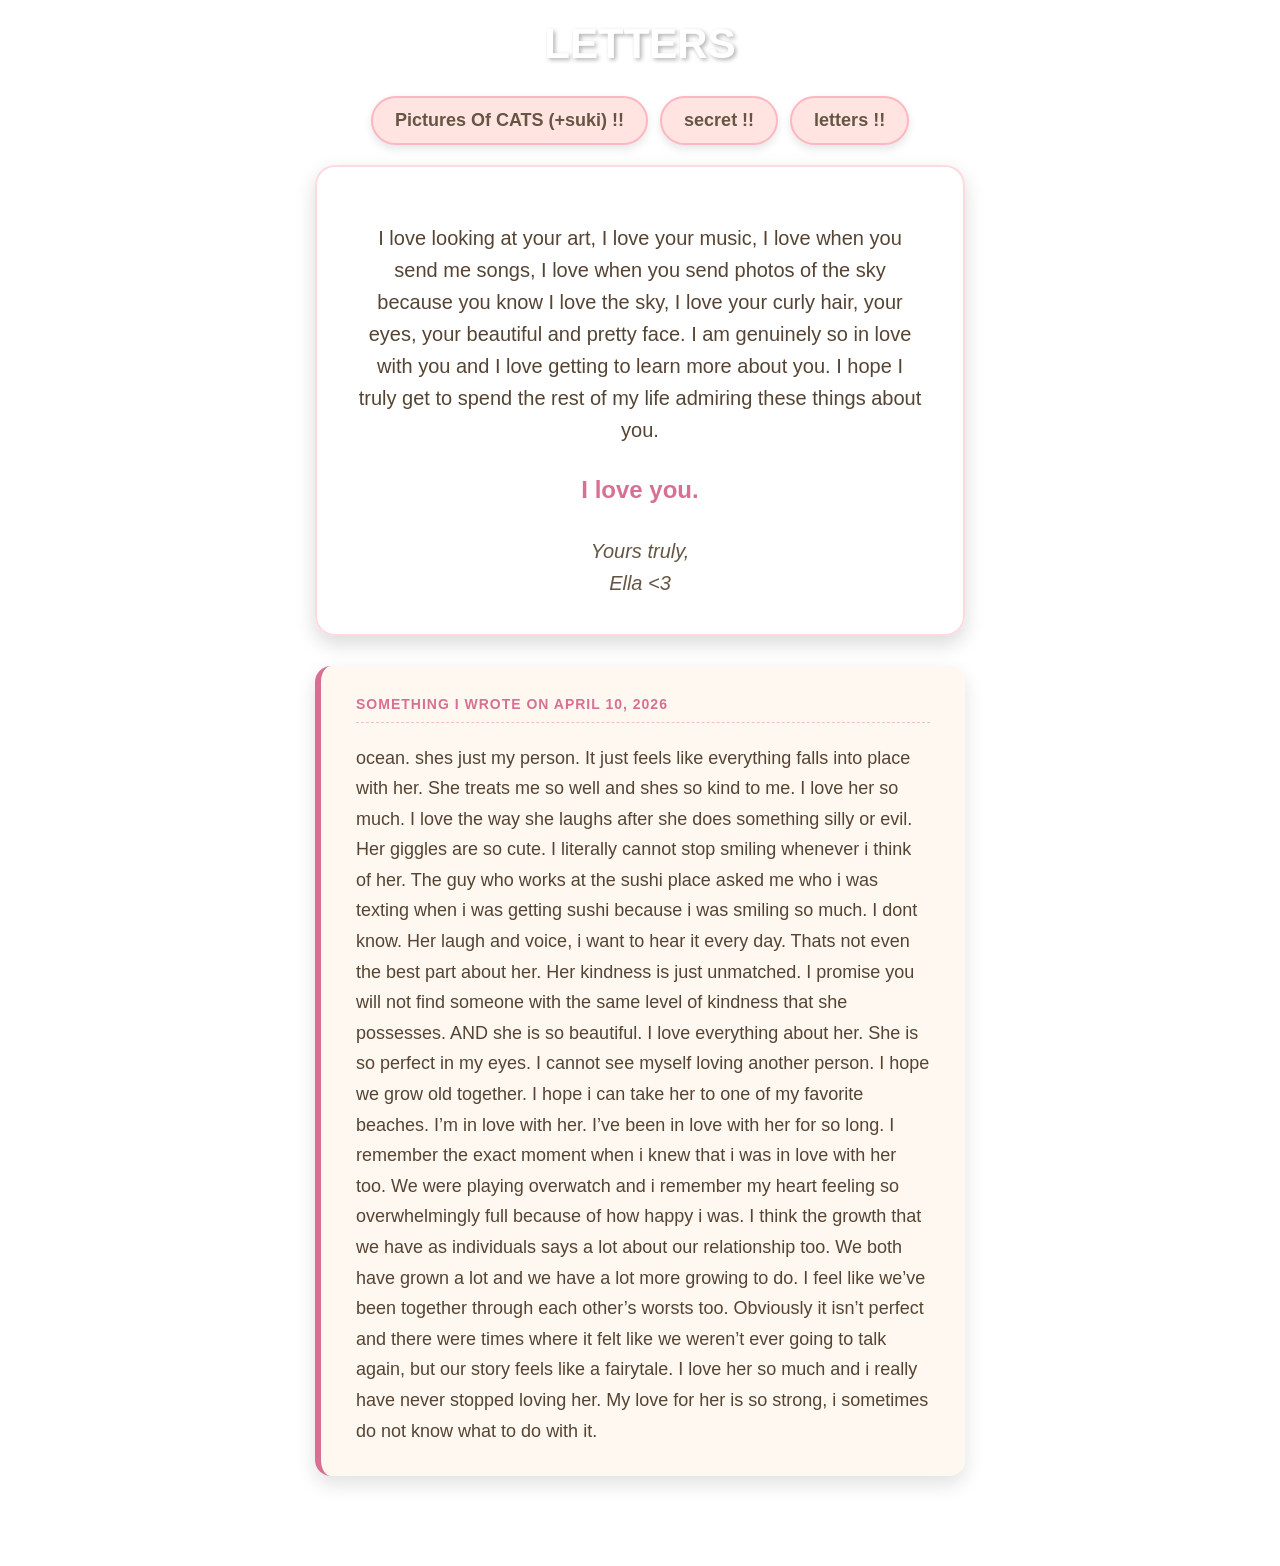
<file: sad.html>
<!DOCTYPE html>
<html lang="en">
	<head>
		<meta charset="utf-8">
		<meta name="viewport" content="width=device-width, initial-scale=1.0">
		<title>some things i wrote...</title>
		<link rel="stylesheet" href="./css/style.css">
		<link rel="stylesheet" media="screen" href="https://fontlibrary.org//face/trueno" type="text/css">
	</head>
	<body>
		<div id="header">
			<h1>LETTERS</h1>
			<div id="nav">
				<ul>
					<li><a href="https://ella11-a.github.io/ocean/cats.html">Pictures Of CATS (+suki) !!</a></li>
					<li><a href="https://ella11-a.github.io/ocean/secret.html">secret !!</a></li>
					<li><a href="https://ella11-a.github.io/ocean/sad.html">letters !!</a></li>
				</ul>
			</div>
		</div>

		<main id="letter-section">
			<div class="love-letter">
				<p>I love looking at your art, I love your music, I love when you send me songs, I love when you send photos of the sky because you know I love the sky, I love your curly hair, your eyes, your beautiful and pretty face. I am genuinely so in love with you and I love getting to learn more about you. I hope I truly get to spend the rest of my life admiring these things about you.</p>
				<p class="love-declaration">I love you.</p>
				<p class="signature">Yours truly,<br>Ella &lt;3</p>
			</div>
		</main>


		<section id="journal-section">
			<div class="journal-card">
				<div class="journal-header">
					<span class="journal-tag">something i wrote on april 10, 2026</span>
				</div>
				<div class="journal-body">
					<p>ocean. shes just my person. It just feels like everything falls into place with her. She treats me so well and shes so kind to me. I love her so much. I love the way she laughs after she does something silly or evil. Her giggles are so cute. I literally cannot stop smiling whenever i think of her. The guy who works at the sushi place asked me who i was texting when i was getting sushi because i was smiling so much. I dont know. Her laugh and voice, i want to hear it every day. Thats not even the best part about her. Her kindness is just unmatched. I promise you will not find someone with the same level of kindness that she possesses. AND she is so beautiful. I love everything about her. She is so perfect in my eyes. I cannot see myself loving another person. I hope we grow old together. I hope i can take her to one of my favorite beaches. I’m in love with her. I’ve been in love with her for so long. I remember the exact moment when i knew that i was in love with her too. We were playing overwatch and i remember my heart feeling so overwhelmingly full because of how happy i was.
I think the growth that we have as individuals says a lot about our relationship too. We both have grown a lot and we have a lot more growing to do. I feel like we’ve been together through each other’s worsts too. Obviously it isn’t perfect and there were times where it felt like we weren’t ever going to talk again, but our story feels like a fairytale. I love her so much and i really have never stopped loving her. My love for her is so strong, i sometimes do not know what to do with it. 
</p>
				</div>
			</div>
		</section>
	</body>
</html>
</file>
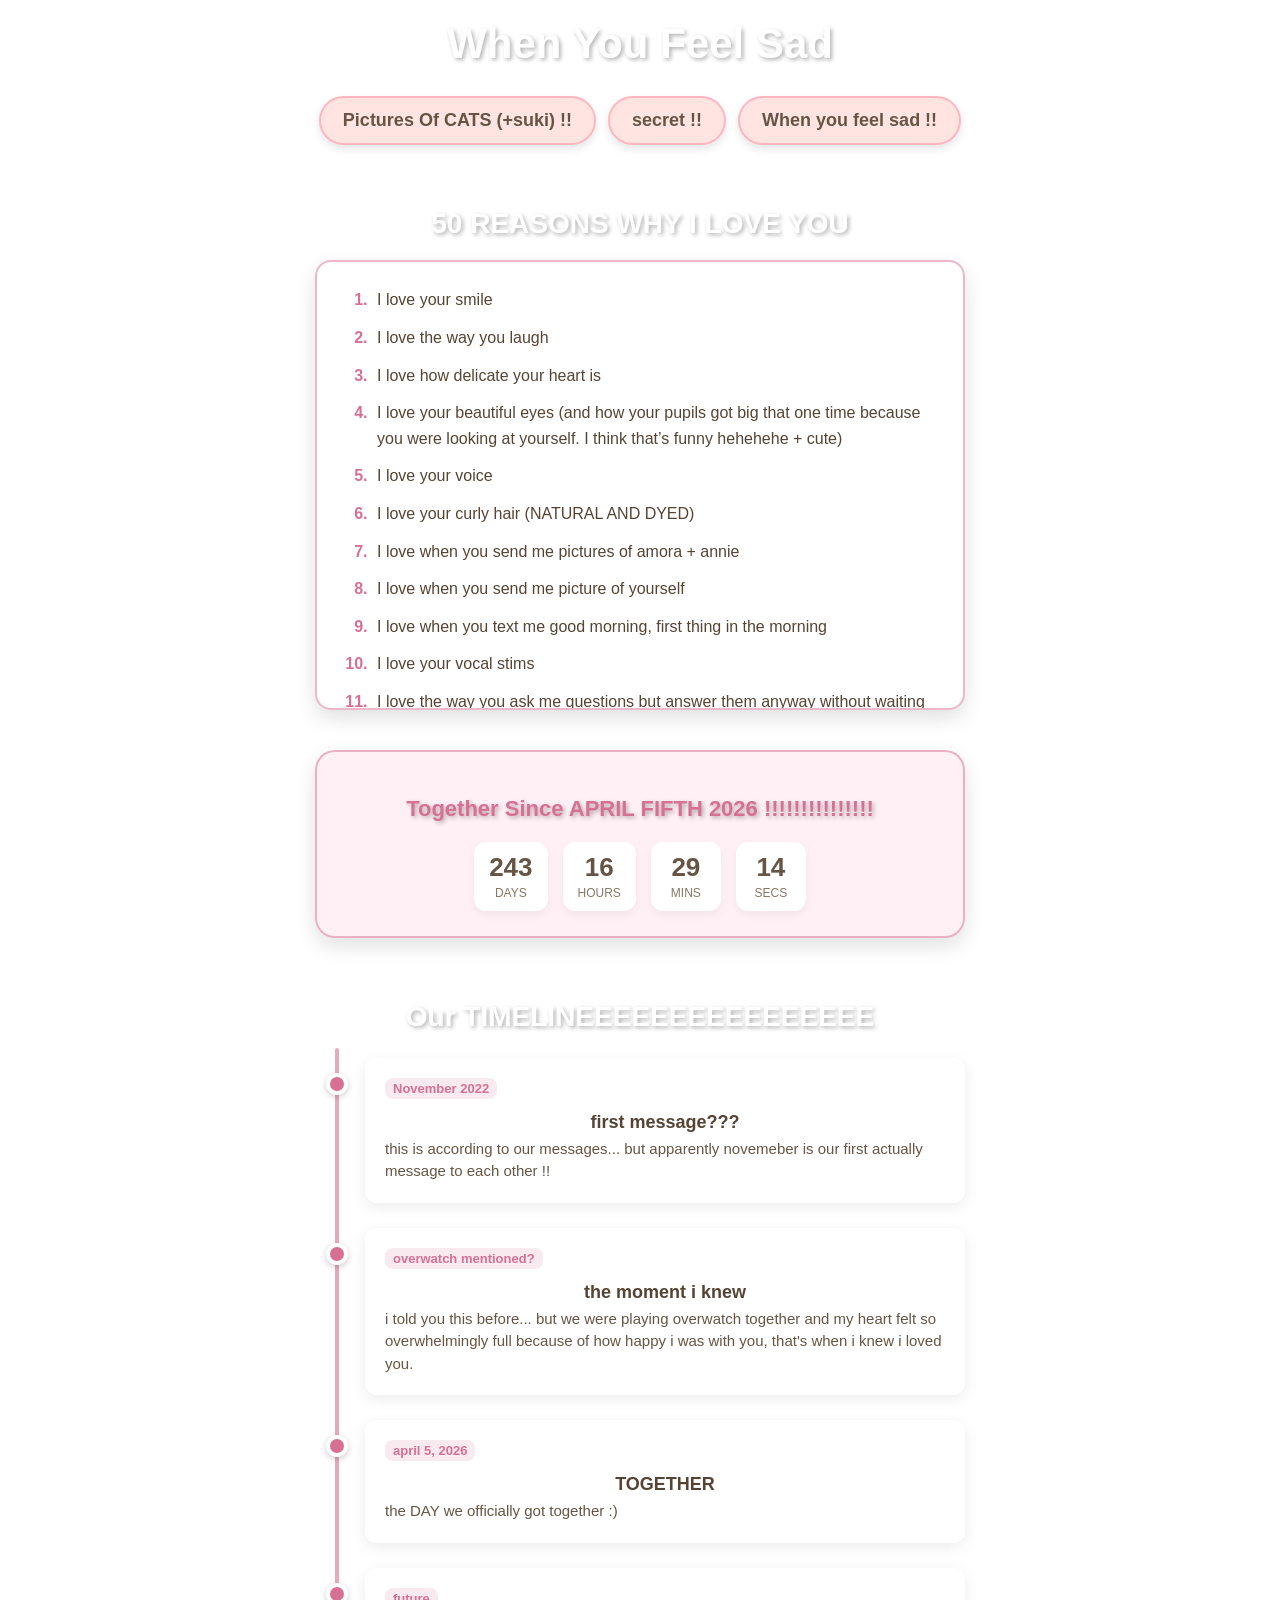
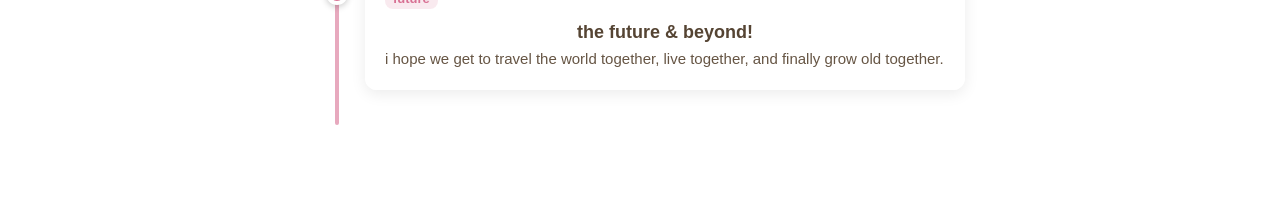
<file: secret.html>
<!DOCTYPE html>
<html lang="en">
	<head>
		<meta charset="utf-8">
		<meta name="viewport" content="width=device-width, initial-scale=1.0">
		<title>Secret Page !!</title>
		<link rel="stylesheet" href="./css/style.css">
		<link rel="stylesheet" media="screen" href="https://fontlibrary.org//face/trueno" type="text/css">
	</head>
	<body>
		<div id="header">
			<h1>When You Feel Sad</h1>
			<div id="nav">
				<ul>
					<li><a href="https://ella11-a.github.io/ocean/cats.html">Pictures Of CATS (+suki) !!</a></li>
					<li><a href="https://ella11-a.github.io/ocean/secret.html">secret !!</a></li>
					<li><a href="https://ella11-a.github.io/ocean/sad.html">When you feel sad !!</a></li>
				</ul>
			</div>
		</div>
		

<section id="reasons-section">
  <h2>50 REASONS WHY I LOVE YOU</h2>
  <div class="reasons-container">
    <ol class="reasons-list">
      <li>I love your smile</li>
      <li>I love the way you laugh</li>
      <li>I love how delicate your heart is</li>
      <li>I love your beautiful eyes (and how your pupils got big that one time because you were looking at yourself. I think that’s funny hehehehe + cute)</li>
      <li>I love your voice</li>
      <li>I love your curly hair (NATURAL AND DYED)</li>
      <li>I love when you send me pictures of amora + annie</li>
      <li>I love when you send me picture of yourself</li>
      <li>I love when you text me good morning, first thing in the morning</li>
      <li>I love your vocal stims</li>
      <li>I love the way you ask me questions but answer them anyway without waiting for me to answer</li>
      <li>I love the way you talk to annie and amora with such love and especially how you tell them you love them</li>
      <li>I love the way you love yugi like your own</li>
      <li>I love how diverse your music taste</li>
      <li>I love how shy you get in person</li>
      <li>I love the way your hair smells and how you smell so good always</li>
      <li>I love how caring and kind you are</li>
      <li>I love how blunt you are</li>
      <li>I love that you’re honest</li>
      <li>I love that how you LOVE pickles……. (even though I hate them)</li>
      <li>I love how youre crazy good at parking AND that you can drive stick shift</li>
      <li>I love the way you think through things</li>
      <li>I love how you make me feel more like myself every day</li>
      <li>I love when you told me how you loved that I was cringy</li>
      <li>I love your obsession with horror movies</li>
      <li>I love when you ask me to watch shows/videos with you</li>
      <li>I love the weird + funny tiktok’s you send me</li>
      <li>I LOVE LOVE when you sing when we play games</li>
      <li>I love you when you think you’re overstimulating me but you’re actually making me really happy</li>
      <li>I loved when you cuddled yugi + told me to get him a water fountain (again shows how much you care)</li>
      <li>I love that you feed the crows and love them</li>
      <li>I love that you type “papa” in games to weird people out</li>
      <li>I love that yes turns into “yuarp” and no turns into “nuarp”</li>
      <li>I love that you love ranch on your pizza + converted me</li>
      <li>I love how focused you get when you’re looking at cat treats</li>
      <li>I love how you ask me to do something for you, like when you asked me to ask the taco bell worker for the bathroom code, or when you ask me to craft you a pickaxe</li>
      <li>I love how your stims and ways of texting rub off on me</li>
      <li>I love how funny you are</li>
      <li>I love how you laugh at the dumb shit I say and especially how you laughed so hard at that clip of me saying “rubbing these balls all over your face!!”</li>
      <li>I LOVE YOUR ART</li>
      <li>I love how you feel things so deeply</li>
      <li>I love your hugs</li>
      <li>I love how you hold me while I’m crying</li>
      <li>I love the way you have to sleep on one side</li>
      <li>I love when you hold my hand</li>
      <li>I love the way you say my name</li>
      <li>I love when we go out to do ordinary things like go to Costco or teso life</li>
      <li>I love your addiction to kuromi</li>
      <li>I love the way you feel like home</li>
      <li>I love you and i don’t need a reason why.</li>
    </ol>
  </div>
</section>

		<section id="timer-section">
			<div class="timer-card">
				<h2>Together Since APRIL FIFTH 2026 !!!!!!!!!!!!!!!</h2>
				<div id="countdown">
					<div class="time-box"><span id="days">0</span><label>Days</label></div>
					<div class="time-box"><span id="hours">0</span><label>Hours</label></div>
					<div class="time-box"><span id="minutes">0</span><label>Mins</label></div>
					<div class="time-box"><span id="seconds">0</span><label>Secs</label></div>
				</div>
			</div>
		</section>

		<section id="timeline-section">
			<h2>Our TIMELINEEEEEEEEEEEEEEEE</h2>
			<div class="timeline">
				<div class="timeline-item">
					<div class="timeline-dot"></div>
					<div class="timeline-content">
						<span class="timeline-date">November 2022</span>
						<h3>first message???</h3>
						<p>this is according to our messages... but apparently novemeber is our first actually message to each other !!</p>
					</div>
				</div>

				<div class="timeline-item">
					<div class="timeline-dot"></div>
					<div class="timeline-content">
						<span class="timeline-date">overwatch mentioned?</span>
						<h3>the moment i knew</h3>
						<p>i told you this before... but we were playing overwatch together and my heart felt so overwhelmingly full because of how happy i was with you, that's when i knew i loved you.</p>
					</div>
				</div>


				<div class="timeline-item">
					<div class="timeline-dot"></div>
					<div class="timeline-content">
						<span class="timeline-date">april 5, 2026</span>
						<h3>TOGETHER</h3>
						<p>the DAY we officially got together :)</p>
					</div>
				</div>

				<div class="timeline-item">
					<div class="timeline-dot"></div>
					<div class="timeline-content">
						<span class="timeline-date">future</span>
						<h3>the future &amp; beyond!</h3>
						<p>i hope we get to travel the world together, live together, and finally grow old together.</p>
					</div>
				</div>
			</div>
		</section>

		

		<script>
			const anniversaryDate = new Date("April 5, 2026 00:00:00").getTime();

			function updateTimer() {
				const now = new Date().getTime();
				const difference = now - anniversaryDate;

				const days = Math.floor(difference / (1000 * 60 * 60 * 24));
				const hours = Math.floor((difference % (1000 * 60 * 60 * 24)) / (1000 * 60 * 60));
				const minutes = Math.floor((difference % (1000 * 60 * 60)) / (1000 * 60));
				const seconds = Math.floor((difference % (1000 * 60)) / 1000);

				document.getElementById("days").innerText = days;
				document.getElementById("hours").innerText = hours;
				document.getElementById("minutes").innerText = minutes;
				document.getElementById("seconds").innerText = seconds;
			}

			setInterval(updateTimer, 1000);
			updateTimer();
		</script>
	</body>
</html>
</file>
<file: css/style.css>
* {
  font-family: 'Arial', Verdana, sans-serif;
  color: #665544;
  text-align: center;
  box-sizing: border-box;
}

html, body {
  width: 100% !important;
  max-width: 100% !important;
  overflow-x: hidden;
  margin: 0 auto !important;
  padding: 0;
}

body {
  width: 90%;
  max-width: 900px;
  margin: 0 auto;
  background-image: url("https://i.pinimg.com/736x/be/4c/7b/be4c7bb40dba7e51fb063565f7f4a398.jpg");
  background-repeat: no-repeat;
  background-size: cover;
  background-attachment: fixed;
  padding-bottom: 40px;
}

h1 {
  font-family: 'TruenoRegular', Arial, sans-serif;
  font-weight: bold;
  font-size: 42px;
  color: #fff;
  text-shadow: 2px 2px 4px rgba(0, 0, 0, 0.3);
  margin-top: 20px;
}

p {
  font-size: 18px;
}

#nav {
  background-color: transparent;
  margin: 20px 0;
}

#nav ul {
  list-style-type: none;
  padding: 0;
  margin: 0;
  display: flex;
  justify-content: center;
  flex-wrap: wrap;
  gap: 12px;
}

#nav li {
  display: inline-block;
  padding: 0;
}

#nav a {
  display: inline-block;
  background-color: #ffe4e1;
  color: #665544;
  font-size: 18px;
  font-weight: bold;
  text-decoration: none;
  padding: 12px 22px;
  border-radius: 25px;
  border: 2px solid #ffb6c1;
  box-shadow: 0 4px 8px rgba(0, 0, 0, 0.1);
  transition: all 0.2s ease-in-out;
}

#nav a:hover {
  background-color: #ffb6c1;
  color: #ffffff;
  transform: translateY(-3px);
  box-shadow: 0 6px 12px rgba(0, 0, 0, 0.15);
}

#nav a:active {
  transform: translateY(0);
  box-shadow: 0 2px 4px rgba(0, 0, 0, 0.1);
}

#letter-section {
  display: flex;
  justify-content: center;
  margin: 20px 0;
}

.love-letter {
  background-color: rgba(255, 255, 255, 0.92);
  padding: 35px 40px;
  border-radius: 20px;
  box-shadow: 0 8px 20px rgba(0, 0, 0, 0.15);
  max-width: 650px;
  text-align: center;
  border: 2px solid rgba(255, 192, 203, 0.6);
}

.love-letter p {
  font-size: 20px;
  line-height: 1.6;
  color: #554433;
  margin-bottom: 20px;
}

.love-letter .love-declaration {
  font-size: 24px;
  font-weight: bold;
  color: #d87093;
  margin: 25px 0;
}

.love-letter .signature {
  font-size: 20px;
  font-style: italic;
  color: #665544;
  margin-bottom: 0;
}

#journal-section {
  display: flex;
  justify-content: center;
  margin: 30px 0 50px 0;
}

.journal-card {
  background-color: rgba(255, 248, 240, 0.95);
  padding: 30px 35px;
  border-radius: 16px;
  box-shadow: 0 8px 20px rgba(0, 0, 0, 0.12);
  max-width: 650px;
  text-align: left;
  border-left: 6px solid #d87093;
}

.journal-header {
  display: flex;
  justify-content: space-between;
  align-items: center;
  margin-bottom: 20px;
  border-bottom: 1px dashed rgba(216, 112, 147, 0.4);
  padding-bottom: 10px;
}

.journal-tag {
  font-size: 14px;
  font-weight: bold;
  text-transform: uppercase;
  letter-spacing: 1px;
  color: #d87093;
}

.journal-date {
  font-size: 16px;
  font-weight: bold;
  color: #887766;
  background-color: rgba(255, 255, 255, 0.7);
  padding: 4px 10px;
  border-radius: 12px;
}

.journal-body p {
  font-size: 18px;
  line-height: 1.7;
  color: #554433;
  margin-bottom: 18px;
  text-align: left;
}

.journal-body p:last-child {
  margin-bottom: 0;
}

#reasons-section {
  display: flex;
  flex-direction: column;
  align-items: center;
  margin: 40px 0;
}

#reasons-section h2 {
  color: #fff;
  text-shadow: 2px 2px 4px rgba(0, 0, 0, 0.3);
  font-size: 28px;
  margin-bottom: 20px;
}

.reasons-container {
  background-color: rgba(255, 255, 255, 0.95);
  border-radius: 16px;
  border: 2px solid rgba(216, 112, 147, 0.5);
  box-shadow: 0 8px 20px rgba(0, 0, 0, 0.12);
  max-width: 650px;
  width: 100%;
  max-height: 450px;
  overflow-y: auto;
  padding: 25px 35px;
}

.reasons-list {
  padding-left: 20px;
  margin: 0;
  text-align: left;
}

.reasons-list li {
  display: list-item;
  font-size: 16px;
  line-height: 1.6;
  color: #554433;
  margin-bottom: 12px;
  padding-left: 5px;
  text-align: left;
}

.reasons-list li::marker {
  color: #d87093;
  font-weight: bold;
}

.reasons-container::-webkit-scrollbar {
  width: 8px;
}

.reasons-container::-webkit-scrollbar-track {
  background: rgba(255, 192, 203, 0.3);
  border-radius: 8px;
}

.reasons-container::-webkit-scrollbar-thumb {
  background: #d87093;
  border-radius: 8px;
}

#timer-section, #timeline-section {
  display: flex;
  flex-direction: column;
  align-items: center;
  margin: 40px 0;
}

h2, #timeline-section h2 {
  color: #fff;
  text-shadow: 2px 2px 4px rgba(0,0,0,0.3);
  font-size: 28px;
  margin-bottom: 15px;
}

.timer-card {
  background-color: rgba(255, 240, 245, 0.95);
  padding: 25px 35px;
  border-radius: 20px;
  box-shadow: 0 8px 20px rgba(0, 0, 0, 0.12);
  border: 2px solid rgba(216, 112, 147, 0.5);
  text-align: center;
  max-width: 650px;
  width: 100%;
}

.timer-card h2 {
  color: #d87093;
  font-size: 22px;
  margin-bottom: 20px;
}

#countdown {
  display: flex;
  justify-content: center;
  gap: 15px;
}

.time-box {
  background-color: white;
  padding: 10px 15px;
  border-radius: 12px;
  min-width: 70px;
  box-shadow: 0 4px 10px rgba(0,0,0,0.05);
}

.time-box span {
  display: block;
  font-size: 26px;
  font-weight: bold;
  color: #665544;
}

.time-box label {
  font-size: 12px;
  color: #887766;
  text-transform: uppercase;
}

.timeline {
  position: relative;
  max-width: 650px;
  width: 100%;
  padding: 10px 0;
}

.timeline::before {
  content: '';
  position: absolute;
  left: 20px;
  top: 0;
  bottom: 0;
  width: 4px;
  background-color: rgba(216, 112, 147, 0.6);
  border-radius: 2px;
}

.timeline-item {
  position: relative;
  margin-bottom: 25px;
  padding-left: 50px;
}

.timeline-dot {
  position: absolute;
  left: 11px;
  top: 15px;
  width: 22px;
  height: 22px;
  border-radius: 50%;
  background-color: #d87093;
  border: 4px solid #fff;
  box-shadow: 0 2px 6px rgba(0,0,0,0.2);
}

.timeline-content {
  background-color: rgba(255, 255, 255, 0.95);
  padding: 20px;
  border-radius: 12px;
  box-shadow: 0 4px 15px rgba(0,0,0,0.08);
  text-align: left;
}

.timeline-date {
  display: inline-block;
  font-size: 13px;
  font-weight: bold;
  color: #d87093;
  background-color: rgba(216, 112, 147, 0.15);
  padding: 3px 8px;
  border-radius: 8px;
  margin-bottom: 8px;
}

.timeline-content h3 {
  margin: 5px 0;
  font-size: 18px;
  color: #554433;
}

.timeline-content p {
  font-size: 15px;
  color: #665544;
  margin: 0;
  line-height: 1.5;
  text-align: left;
}

#cat-gallery {
  display: grid;
  grid-template-columns: repeat(auto-fit, 160px);
  justify-content: center;
  gap: 12px;
  background-color: lightpink;
  padding: 15px;
  border-radius: 12px;
  margin: 20px auto;
  width: fit-content;
  max-width: 100%;
}

.small-picture {
  width: 160px;
  height: 200px;
  object-fit: cover;
  border-radius: 8px;
  content-visibility: auto; 
}

#gif-container {
  display: flex;
  justify-content: center;
  align-items: center;
  gap: 15px;
  width: 100%;
}

#footer {
  background-color: transparent;
  color: white !important;
  font-weight: bold;
  font-size: 32px;
  margin: 1%;
  padding: .5%;
}

#footer p {
  color: white !important;
  font-weight: bold;
  font-size: 28px;
  margin-bottom: 15px;
  text-align: center;
}

/* MOBILE RESPONSIVE */
@media screen and (max-width: 600px) {
  body {
    width: 95%;
    padding-bottom: 20px;
  }

  #header, #nav, #cat-gallery, #footer {
    width: 100% !important;
    margin-left: auto !important;
    margin-right: auto !important;
  }

  .small-picture {
    width: 140px;
    height: 180px;
  }

  .love-letter, 
  .journal-card, 
  .timer-card, 
  .reasons-container, 
  .music-card {
    padding: 20px 18px;
  }

  .love-letter p, 
  .journal-body p {
    font-size: 16px;
  }

  #countdown {
    gap: 8px;
  }

  .time-box {
    min-width: 55px;
    padding: 8px 10px;
  }

  .time-box span {
    font-size: 20px;
  }

  .time-box label {
    font-size: 10px;
  }

  .timeline {
    padding-left: 0;
  }

  .timeline::before {
    left: 10px;
  }

  .timeline-dot {
    left: 1px;
  }

  .timeline-item {
    padding-left: 32px;
  }
}
</file>
